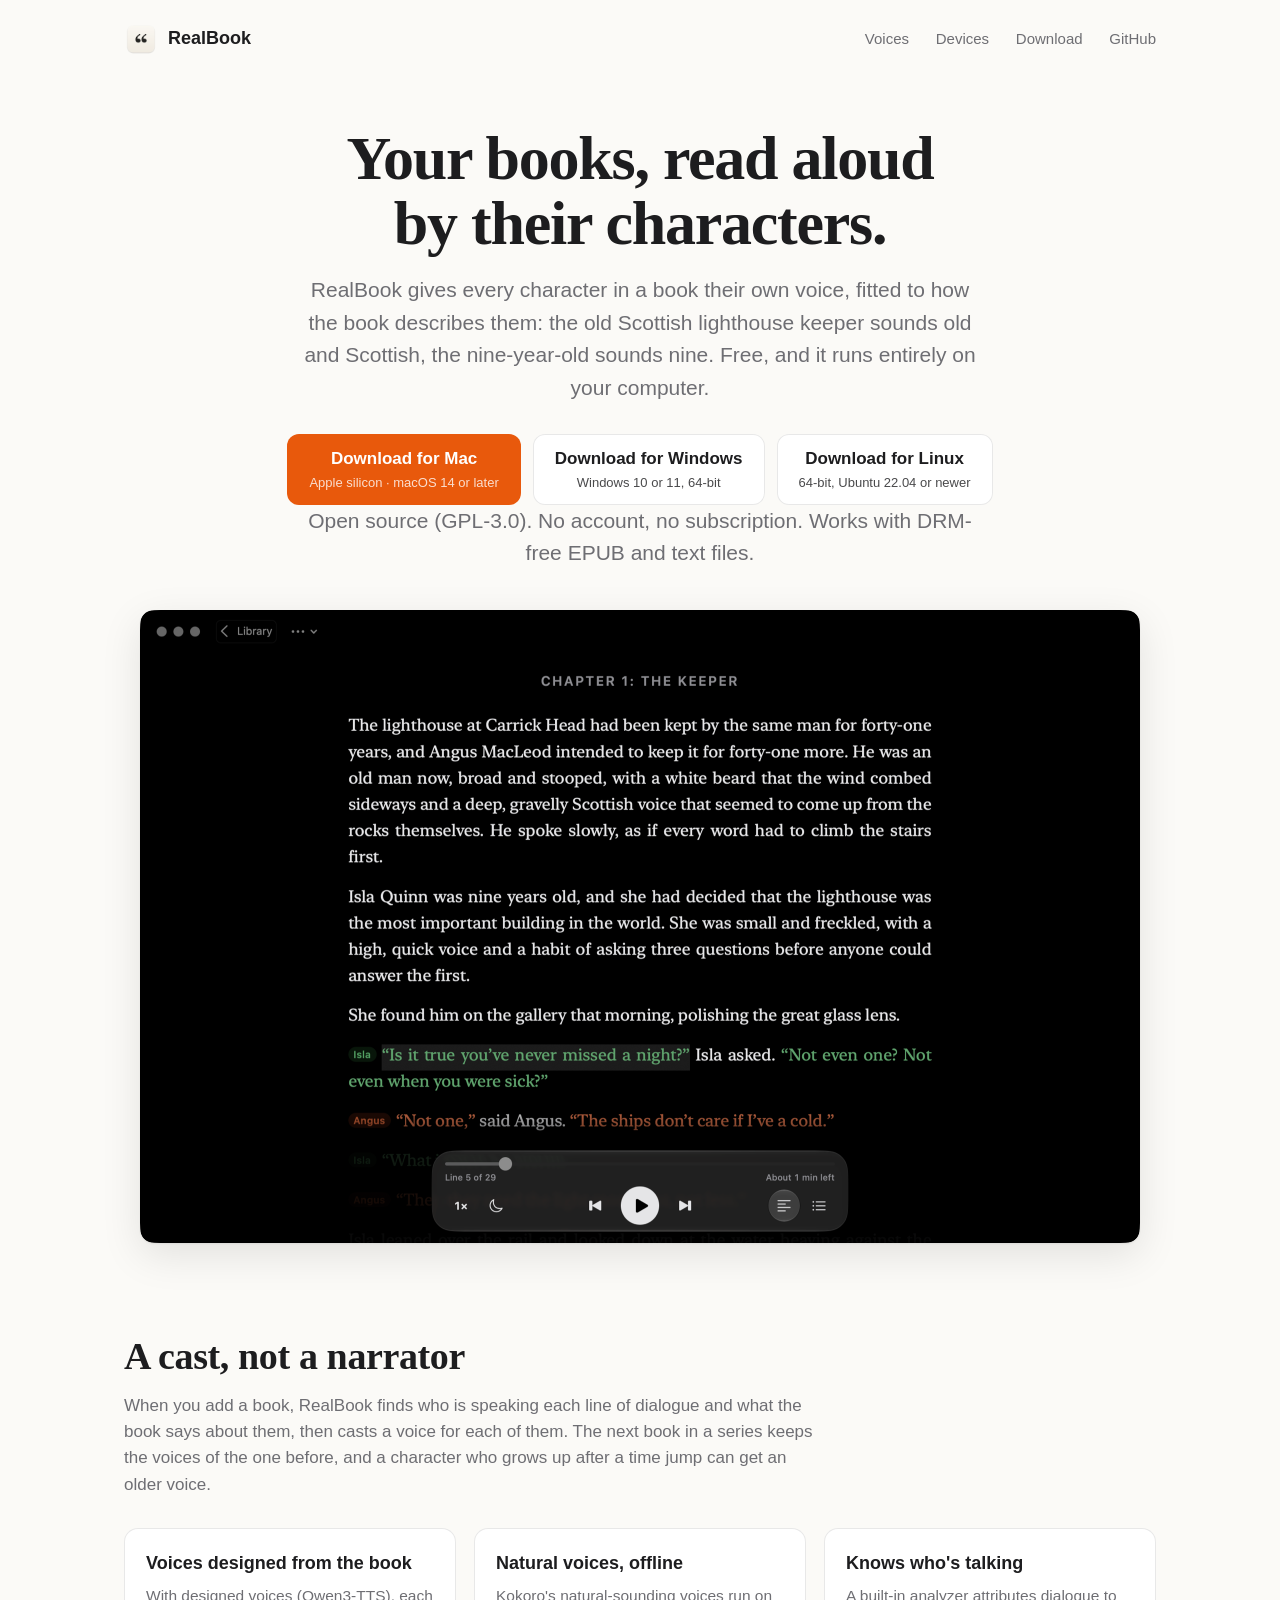
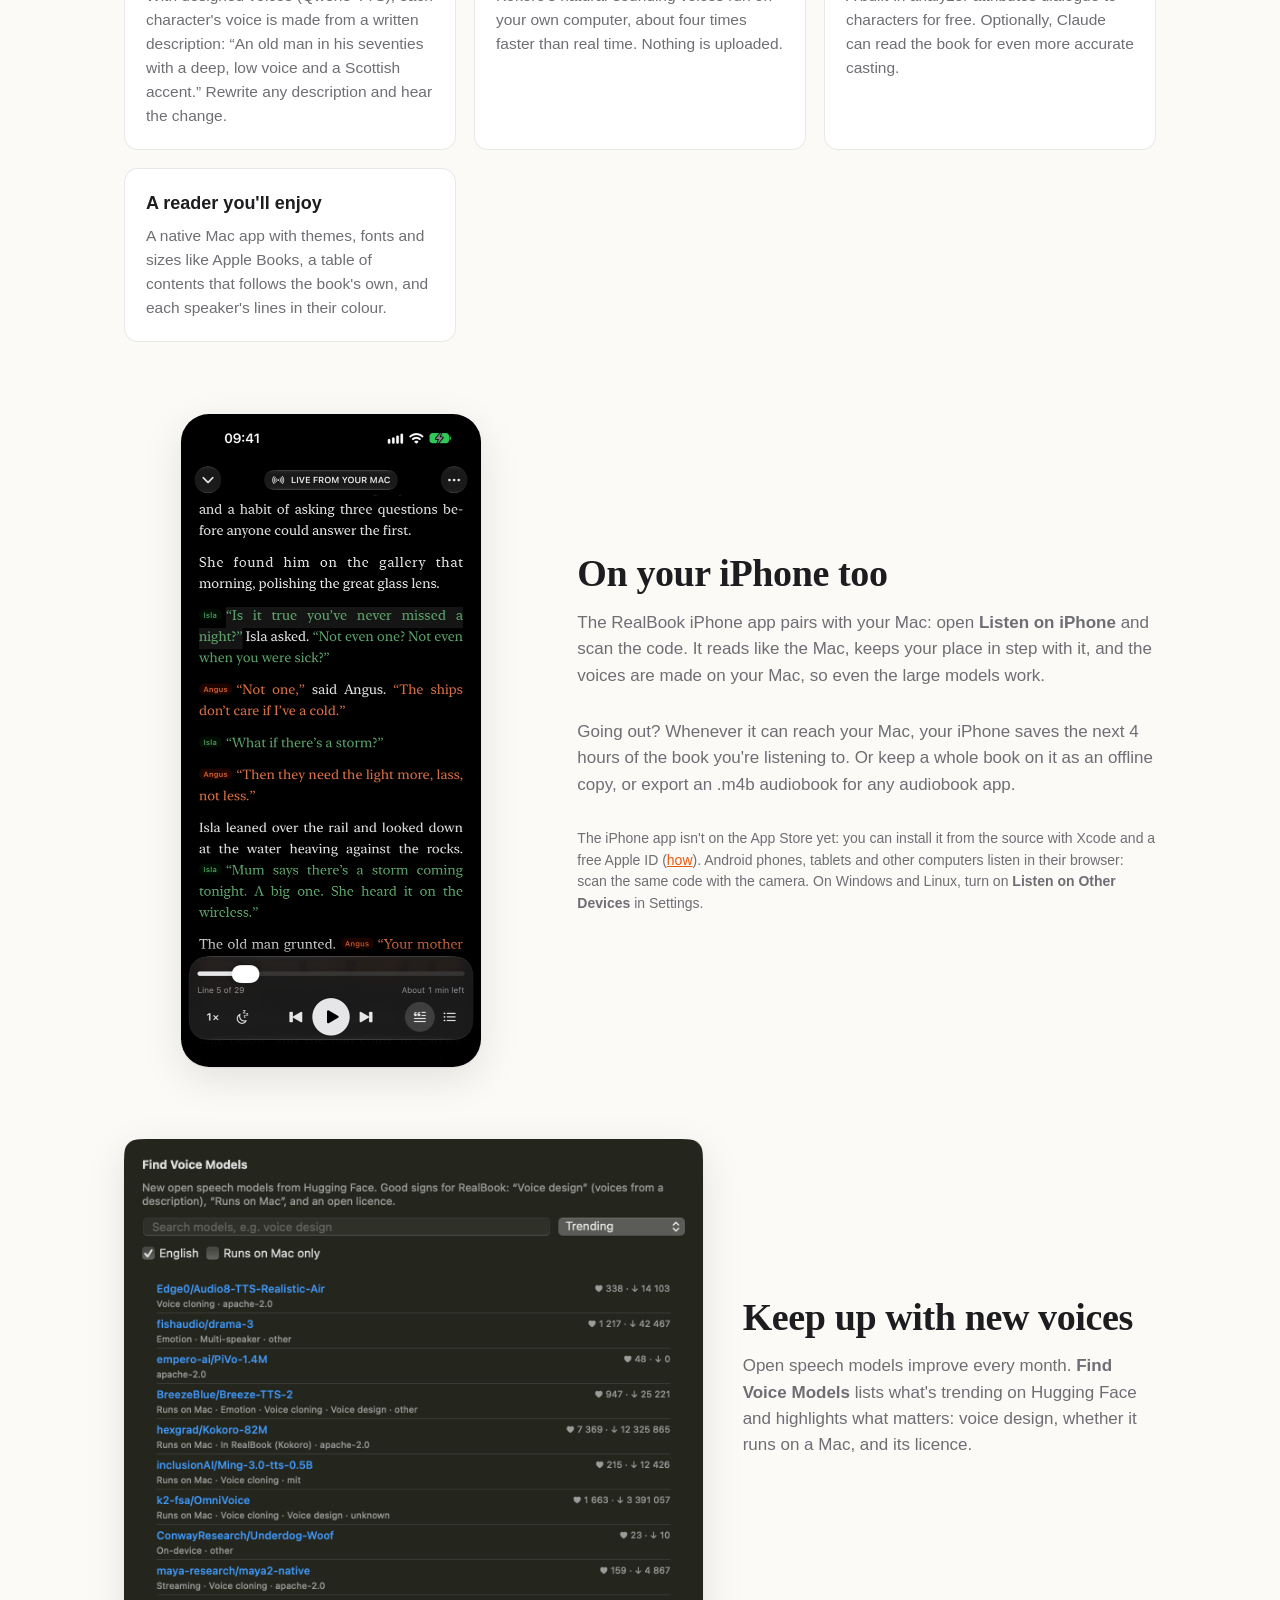
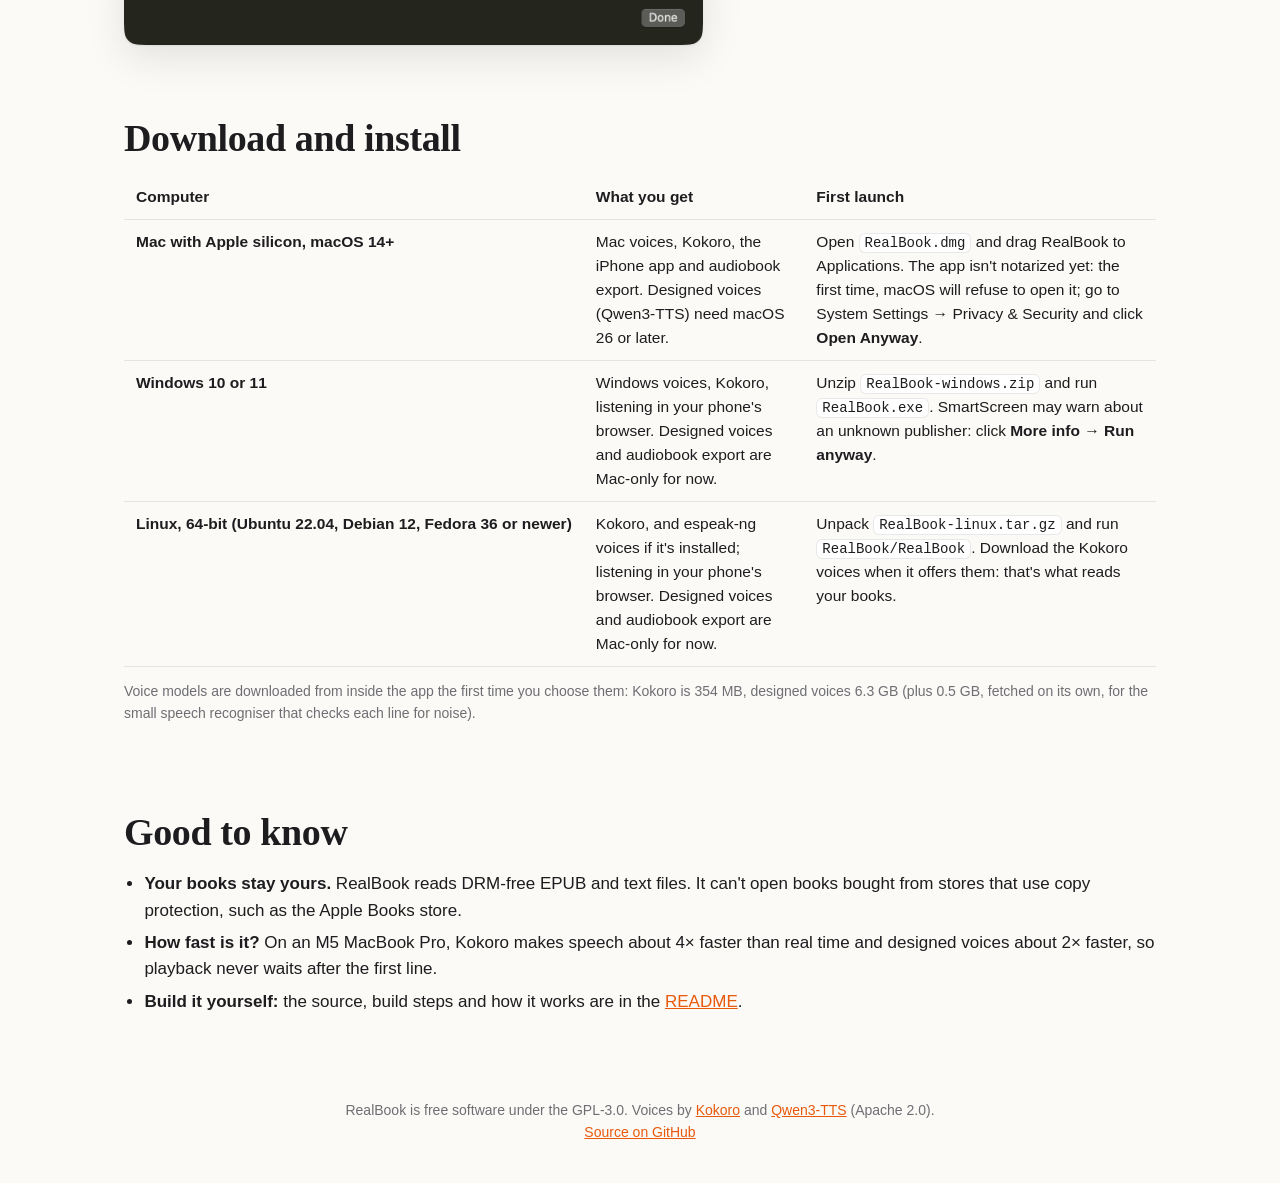
<file: docs/index.html>
<!doctype html>
<html lang="en">
<head>
  <meta charset="utf-8">
  <meta name="viewport" content="width=device-width, initial-scale=1">
  <title>RealBook: books read aloud by their characters</title>
  <meta name="description" content="RealBook reads your books aloud with a different, fitting voice for every character, designed from how the book describes them. Free and offline on Mac, Windows and Linux.">
  <link rel="icon" href="images/icon.png">
  <style>
    :root {
      --bg: #fbfaf7; --ink: #1d1d1f; --muted: #6e6e73; --line: rgba(0, 0, 0, .09); --card: #ffffff;
      --accent: #e8590c; --accent-ink: #fff; --shadow: 0 1px 2px rgba(0,0,0,.06), 0 12px 40px rgba(0,0,0,.10);
      --serif: ui-serif, "New York", "Iowan Old Style", Georgia, serif;
      --sans: -apple-system, BlinkMacSystemFont, "Segoe UI", "Helvetica Neue", Arial, sans-serif;
    }
    @media (prefers-color-scheme: dark) {
      :root { --bg: #141414; --ink: #f2f2f4; --muted: #a1a1a6; --line: rgba(255,255,255,.1); --card: #1e1e1f; --accent: #ff8a3d; --accent-ink: #1d1d1f; --shadow: 0 1px 2px rgba(0,0,0,.4), 0 12px 40px rgba(0,0,0,.5); }
    }
    * { box-sizing: border-box; }
    body { margin: 0; background: var(--bg); color: var(--ink); font: 17px/1.55 var(--sans); -webkit-font-smoothing: antialiased; }
    a { color: var(--accent); }
    .wrap { max-width: 1080px; margin: 0 auto; padding: 0 24px; }
    header.top { display: flex; align-items: center; justify-content: space-between; padding: 22px 0; }
    .brand { display: flex; align-items: center; gap: 10px; font-weight: 700; font-size: 18px; color: var(--ink); text-decoration: none; }
    .brand img { width: 34px; height: 34px; border-radius: 8px; }
    nav a { color: var(--muted); text-decoration: none; margin-left: 22px; font-size: 15px; }
    nav a:hover { color: var(--ink); }
    .hero { text-align: center; padding: 48px 0 28px; }
    .hero h1 { font: 700 clamp(36px, 6vw, 62px)/1.05 var(--serif); letter-spacing: -.02em; margin: 0 0 18px; }
    .hero p { font-size: clamp(18px, 2.2vw, 21px); color: var(--muted); max-width: 680px; margin: 0 auto 30px; }
    .buttons { display: flex; flex-wrap: wrap; gap: 12px; justify-content: center; }
    .btn { display: inline-flex; flex-direction: column; align-items: center; padding: 12px 22px; border-radius: 12px; text-decoration: none; font-weight: 650; background: var(--accent); color: var(--accent-ink); min-width: 210px; }
    .btn small { font-weight: 450; opacity: .8; font-size: 13px; }
    .btn.secondary { background: var(--card); color: var(--ink); box-shadow: inset 0 0 0 1px var(--line); }
    .note { font-size: 14px; color: var(--muted); margin-top: 14px; }
    .shot { margin: 40px auto 0; border-radius: 14px; overflow: hidden; box-shadow: var(--shadow); max-width: 1000px; }
    .shot img { display: block; width: 100%; height: auto; }
    section { padding: 64px 0 8px; }
    h2 { font: 700 clamp(28px, 4vw, 38px)/1.15 var(--serif); margin: 0 0 14px; letter-spacing: -.01em; }
    .lead { color: var(--muted); max-width: 700px; margin: 0 0 30px; }
    .grid { display: grid; grid-template-columns: repeat(auto-fit, minmax(260px, 1fr)); gap: 18px; }
    .card { background: var(--card); border-radius: 14px; padding: 22px; box-shadow: inset 0 0 0 1px var(--line); }
    .card h3 { margin: 0 0 6px; font-size: 18px; }
    .card p { margin: 0; color: var(--muted); font-size: 15.5px; }
    .split { display: grid; grid-template-columns: 1.4fr 1fr; gap: 40px; align-items: center; }
    .split.flip { grid-template-columns: 1fr 1.4fr; }
    .split img { width: 100%; height: auto; border-radius: 14px; box-shadow: var(--shadow); display: block; }
    .phone img { max-width: 300px; margin: 0 auto; border-radius: 28px; }
    ol, ul { padding-left: 1.2em; } li { margin: 6px 0; }
    code { font: 14px ui-monospace, SFMono-Regular, Menlo, Consolas, monospace; background: var(--card); padding: 2px 6px; border-radius: 6px; box-shadow: inset 0 0 0 1px var(--line); }
    table { width: 100%; border-collapse: collapse; font-size: 15.5px; }
    th, td { text-align: left; padding: 10px 12px; border-bottom: 1px solid var(--line); vertical-align: top; }
    th { font-weight: 650; }
    td:first-child { font-weight: 600; white-space: nowrap; }
    footer { padding: 60px 0 40px; color: var(--muted); font-size: 14px; text-align: center; }
    @media (max-width: 760px) {
      .split, .split.flip { grid-template-columns: 1fr; gap: 22px; }
      .split.flip > :first-child { order: 2; }
      nav a { margin-left: 14px; }
      nav a.hide-sm { display: none; }
      td:first-child { white-space: normal; }
    }
  </style>
</head>
<body>
  <div class="wrap">
    <header class="top">
      <a class="brand" href="#"><img src="images/icon.png" alt="">RealBook</a>
      <nav>
        <a href="#voices">Voices</a>
        <a href="#devices" class="hide-sm">Devices</a>
        <a href="#download">Download</a>
        <a href="https://github.com/stanislav16/realbook">GitHub</a>
      </nav>
    </header>

    <div class="hero">
      <h1>Your books, read aloud<br>by their characters.</h1>
      <p>RealBook gives every character in a book their own voice, fitted to how the book describes them: the old Scottish lighthouse keeper sounds old and Scottish, the nine-year-old sounds nine. Free, and it runs entirely on your computer.</p>
      <div class="buttons">
        <a class="btn" href="https://github.com/stanislav16/realbook/releases/latest/download/RealBook.dmg">Download for Mac<small>Apple silicon · macOS 14 or later</small></a>
        <a class="btn secondary" href="https://github.com/stanislav16/realbook/releases/latest/download/RealBook-windows.zip">Download for Windows<small>Windows 10 or 11, 64-bit</small></a>
        <a class="btn secondary" href="https://github.com/stanislav16/realbook/releases/latest/download/RealBook-linux.tar.gz">Download for Linux<small>64-bit, Ubuntu 22.04 or newer</small></a>
      </div>
      <p class="note">Open source (GPL-3.0). No account, no subscription. Works with DRM-free EPUB and text files.</p>
      <div class="shot"><img src="images/reader.png" alt="RealBook on a Mac reading a book aloud, with each character's lines in their own colour and the line being read highlighted"></div>
    </div>

    <section id="voices">
      <h2>A cast, not a narrator</h2>
      <p class="lead">When you add a book, RealBook finds who is speaking each line of dialogue and what the book says about them, then casts a voice for each of them. The next book in a series keeps the voices of the one before, and a character who grows up after a time jump can get an older voice.</p>
      <div class="grid">
        <div class="card"><h3>Voices designed from the book</h3><p>With designed voices (Qwen3-TTS), each character's voice is made from a written description: “An old man in his seventies with a deep, low voice and a Scottish accent.” Rewrite any description and hear the change.</p></div>
        <div class="card"><h3>Natural voices, offline</h3><p>Kokoro's natural-sounding voices run on your own computer, about four times faster than real time. Nothing is uploaded.</p></div>
        <div class="card"><h3>Knows who's talking</h3><p>A built-in analyzer attributes dialogue to characters for free. Optionally, Claude can read the book for even more accurate casting.</p></div>
        <div class="card"><h3>A reader you'll enjoy</h3><p>A native Mac app with themes, fonts and sizes like Apple Books, a table of contents that follows the book's own, and each speaker's lines in their colour.</p></div>
      </div>
    </section>

    <section id="devices">
      <div class="split flip">
        <div class="phone"><img src="images/phone.png" alt="The RealBook iPhone app reading the same book, with the player at the bottom"></div>
        <div>
          <h2>On your iPhone too</h2>
          <p class="lead">The RealBook iPhone app pairs with your Mac: open <b>Listen on iPhone</b> and scan the code. It reads like the Mac, keeps your place in step with it, and the voices are made on your Mac, so even the large models work.</p>
          <p class="lead">Going out? Whenever it can reach your Mac, your iPhone saves the next 4 hours of the book you're listening to. Or keep a whole book on it as an offline copy, or export an .m4b audiobook for any audiobook app.</p>
          <p class="note">The iPhone app isn't on the App Store yet: you can install it from the source with Xcode and a free Apple ID (<a href="https://github.com/stanislav16/realbook#on-your-iphone-phone-or-another-computer">how</a>). Android phones, tablets and other computers listen in their browser: scan the same code with the camera. On Windows and Linux, turn on <b>Listen on Other Devices</b> in Settings.</p>
        </div>
      </div>
    </section>

    <section>
      <div class="split">
        <div><img src="images/finder.png" alt="The Find Voice Models window listing speech models from Hugging Face"></div>
        <div>
          <h2>Keep up with new voices</h2>
          <p class="lead">Open speech models improve every month. <b>Find Voice Models</b> lists what's trending on Hugging Face and highlights what matters: voice design, whether it runs on a Mac, and its licence.</p>
        </div>
      </div>
    </section>

    <section id="download">
      <h2>Download and install</h2>
      <table>
        <tr><th>Computer</th><th>What you get</th><th>First launch</th></tr>
        <tr><td>Mac with Apple silicon, macOS 14+</td><td>Mac voices, Kokoro, the iPhone app and audiobook export. Designed voices (Qwen3-TTS) need macOS 26 or later.</td><td>Open <code>RealBook.dmg</code> and drag RealBook to Applications. The app isn't notarized yet: the first time, macOS will refuse to open it; go to System Settings → Privacy &amp; Security and click <b>Open Anyway</b>.</td></tr>
        <tr><td>Windows 10 or 11</td><td>Windows voices, Kokoro, listening in your phone's browser. Designed voices and audiobook export are Mac-only for now.</td><td>Unzip <code>RealBook-windows.zip</code> and run <code>RealBook.exe</code>. SmartScreen may warn about an unknown publisher: click <b>More info → Run anyway</b>.</td></tr>
        <tr><td>Linux, 64-bit (Ubuntu 22.04, Debian 12, Fedora 36 or newer)</td><td>Kokoro, and espeak-ng voices if it's installed; listening in your phone's browser. Designed voices and audiobook export are Mac-only for now.</td><td>Unpack <code>RealBook-linux.tar.gz</code> and run <code>RealBook/RealBook</code>. Download the Kokoro voices when it offers them: that's what reads your books.</td></tr>
      </table>
      <p class="note">Voice models are downloaded from inside the app the first time you choose them: Kokoro is 354 MB, designed voices 6.3 GB (plus 0.5 GB, fetched on its own, for the small speech recogniser that checks each line for noise).</p>
    </section>

    <section>
      <h2>Good to know</h2>
      <ul>
        <li><b>Your books stay yours.</b> RealBook reads DRM-free EPUB and text files. It can't open books bought from stores that use copy protection, such as the Apple Books store.</li>
        <li><b>How fast is it?</b> On an M5 MacBook Pro, Kokoro makes speech about 4× faster than real time and designed voices about 2× faster, so playback never waits after the first line.</li>
        <li><b>Build it yourself:</b> the source, build steps and how it works are in the <a href="https://github.com/stanislav16/realbook#readme">README</a>.</li>
      </ul>
    </section>

    <footer>
      RealBook is free software under the GPL-3.0. Voices by <a href="https://huggingface.co/hexgrad/Kokoro-82M">Kokoro</a> and <a href="https://github.com/QwenLM/Qwen3-TTS">Qwen3-TTS</a> (Apache 2.0).<br>
      <a href="https://github.com/stanislav16/realbook">Source on GitHub</a>
    </footer>
  </div>
</body>
</html>
</file>
